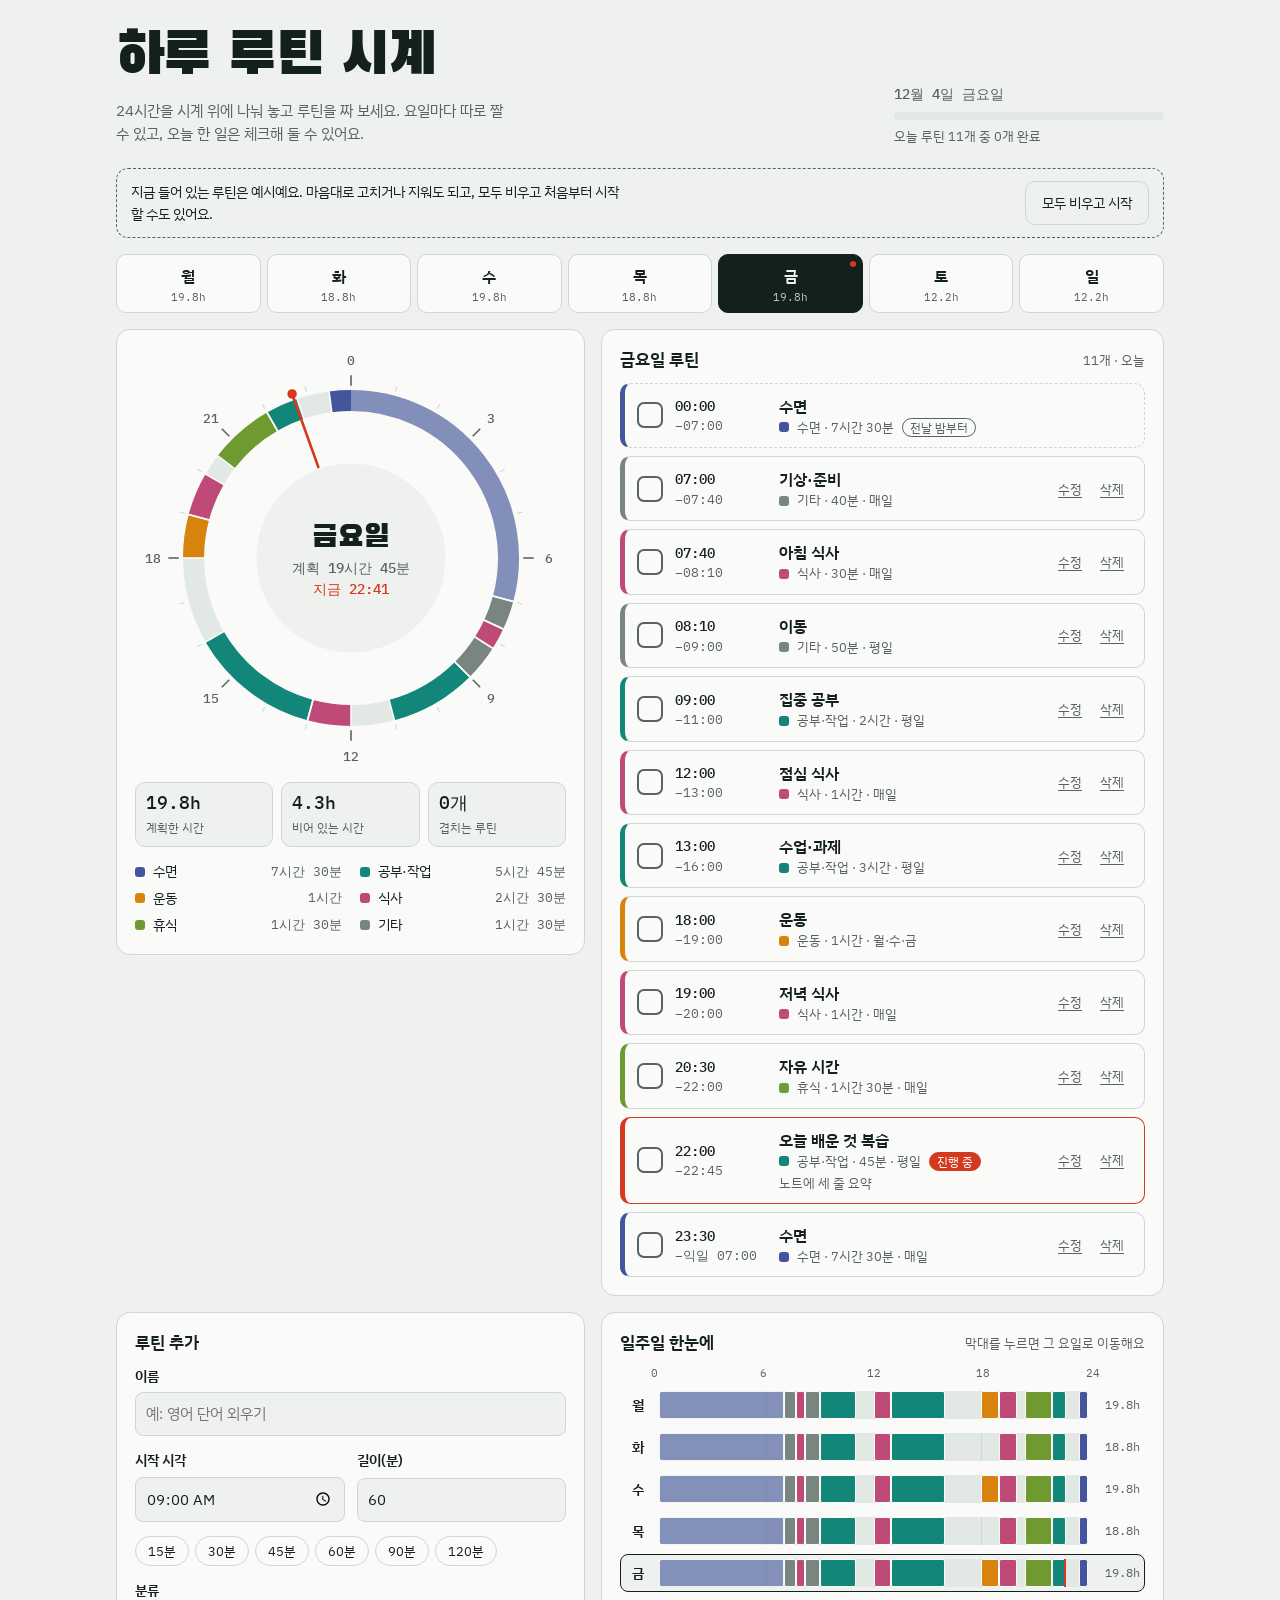
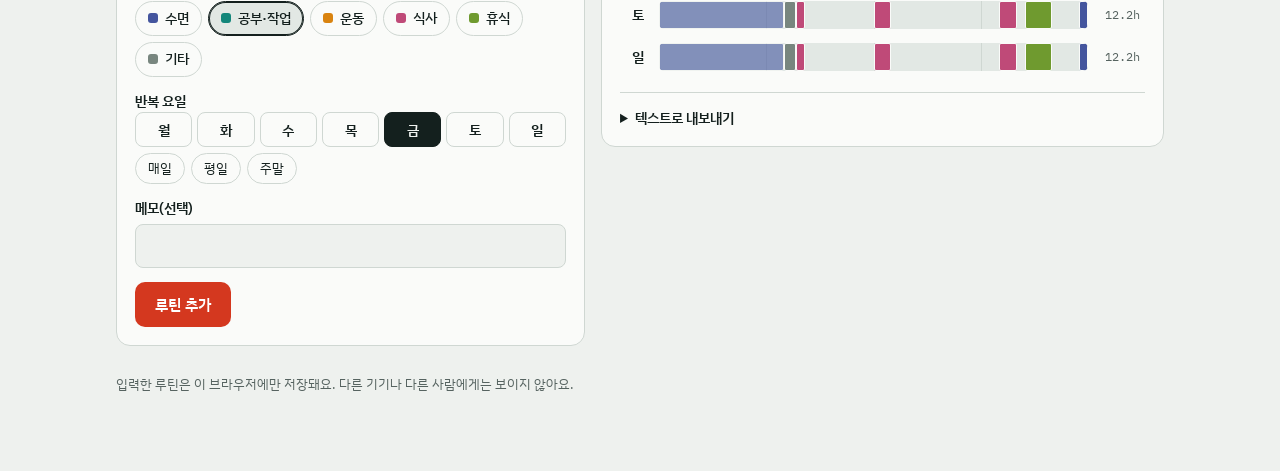
<file: routine-clock/index.html>
<!DOCTYPE html>
<html lang="ko">
<head>
<meta charset="utf-8">
<meta name="viewport" content="width=device-width, initial-scale=1">
<title>하루 루틴 시계</title>
<link rel="preconnect" href="https://fonts.googleapis.com">
<link rel="preconnect" href="https://fonts.gstatic.com" crossorigin>
<link href="https://fonts.googleapis.com/css2?family=Black+Han+Sans&amp;family=IBM+Plex+Mono:wght@400;500&amp;family=IBM+Plex+Sans+KR:wght@400;500;600&amp;display=swap" rel="stylesheet">
<style>
/* 레이아웃: 요일 선택 줄 → 좌측 24시간 시계 / 우측 그날의 루틴 목록 → 하단 입력 폼 / 주간 막대 */
:root{
  --bg:#eef1ee; --surface:#fafbf9; --soft:#e2e8e4;
  --ink:#14201e; --muted:#566360; --line:#cfd7d2;
  --accent:#d4381f; --accent-ink:#ffffff;
  --c-sleep:#44559e; --c-study:#13867a; --c-move:#d9830f;
  --c-meal:#bf4a78; --c-rest:#6f9a2f; --c-etc:#78867f;
  --f-display:'Black Han Sans','Noto Sans KR','Apple SD Gothic Neo','Malgun Gothic',sans-serif;
  --f-body:'IBM Plex Sans KR','Noto Sans KR','Apple SD Gothic Neo','Malgun Gothic',system-ui,sans-serif;
  --f-mono:'IBM Plex Mono',ui-monospace,Menlo,Consolas,monospace;
  color-scheme:light;
}
@media (prefers-color-scheme:dark){
  :root:not([data-theme="light"]){
    --bg:#101615; --surface:#182120; --soft:#25312f;
    --ink:#e8eeec; --muted:#9aa9a5; --line:#2f3d3a;
    --accent:#ff6a4d; --accent-ink:#1a0c08;
    --c-sleep:#8c9df0; --c-study:#3fc2b1; --c-move:#f2a93b;
    --c-meal:#e8809f; --c-rest:#a3cc66; --c-etc:#9aa7a2;
    color-scheme:dark;
  }
}
:root[data-theme="dark"]{
  --bg:#101615; --surface:#182120; --soft:#25312f;
  --ink:#e8eeec; --muted:#9aa9a5; --line:#2f3d3a;
  --accent:#ff6a4d; --accent-ink:#1a0c08;
  --c-sleep:#8c9df0; --c-study:#3fc2b1; --c-move:#f2a93b;
  --c-meal:#e8809f; --c-rest:#a3cc66; --c-etc:#9aa7a2;
  color-scheme:dark;
}

*{box-sizing:border-box}
html{-webkit-text-size-adjust:100%}
body{margin:0;background:var(--bg);color:var(--ink);font:400 15px/1.55 var(--f-body)}
[hidden]{display:none !important}
.page{max-width:1080px;margin:0 auto;padding:28px 16px 64px}
.sr-only{position:absolute;width:1px;height:1px;overflow:hidden;clip:rect(0 0 0 0);white-space:nowrap}
button{font:inherit;color:inherit;cursor:pointer}
:focus-visible{outline:2px solid var(--accent);outline-offset:2px}
h1{font:400 clamp(36px,7vw,58px)/1.02 var(--f-display);margin:0;letter-spacing:-.01em;text-wrap:balance}
h2{font:600 17px/1.3 var(--f-body);margin:0;text-wrap:balance}

.top{display:flex;flex-wrap:wrap;gap:18px 40px;justify-content:space-between;align-items:flex-end;margin-bottom:22px}
.lede{margin:12px 0 0;color:var(--muted);max-width:44ch}
.today{width:min(100%,270px)}
.today-date{font:500 14px var(--f-mono);color:var(--muted);margin-bottom:8px}
.prog-bar{height:8px;border-radius:99px;background:var(--soft);overflow:hidden}
.prog-bar span{display:block;height:100%;width:0;background:var(--accent);border-radius:99px;transition:width .3s}
.prog-text{margin-top:6px;font-size:13px;color:var(--muted)}

.banner{display:flex;flex-wrap:wrap;gap:10px 16px;align-items:center;justify-content:space-between;
  border:1px dashed var(--muted);border-radius:12px;padding:12px 14px;margin-bottom:16px;font-size:14px}
.banner p{margin:0;max-width:62ch}

.days{display:grid;grid-template-columns:repeat(7,minmax(0,1fr));gap:6px;margin-bottom:16px}
.day{position:relative;display:flex;flex-direction:column;align-items:center;gap:2px;padding:9px 2px 8px;
  border:1px solid var(--line);background:var(--surface);border-radius:10px}
.day .d-name{font-weight:600;font-size:16px}
.day .d-hrs{font:400 11px var(--f-mono);color:var(--muted)}
.day[aria-pressed="true"]{background:var(--ink);border-color:var(--ink);color:var(--bg)}
.day[aria-pressed="true"] .d-hrs{color:var(--bg);opacity:.78}
.day.is-today::after{content:"";position:absolute;top:6px;right:6px;width:6px;height:6px;border-radius:50%;background:var(--accent)}

.grid{display:grid;gap:16px;grid-template-columns:minmax(0,1fr);
  grid-template-areas:"dial" "list" "form" "week"}
@media (min-width:900px){
  .grid{grid-template-columns:minmax(0,5fr) minmax(0,6fr);grid-template-areas:"dial list" "form week";align-items:start}
}
.dial-card{grid-area:dial}.list-card{grid-area:list}.form-card{grid-area:form}.week-card{grid-area:week}
.card{background:var(--surface);border:1px solid var(--line);border-radius:14px;padding:18px;min-width:0}
.card-head{display:flex;flex-wrap:wrap;justify-content:space-between;align-items:baseline;gap:4px 12px;margin-bottom:12px}
.sub{font-size:13px;color:var(--muted)}

/* 시계 */
.dial{width:100%;max-width:420px;height:auto;display:block;margin:0 auto}
.d-core{fill:var(--bg)}
.d-track{fill:none;stroke:var(--soft);stroke-width:20}
.tick{stroke:var(--line);stroke-width:1}
.tick.big{stroke:var(--muted);stroke-width:1.5}
.d-lab{font:500 12px var(--f-mono);fill:var(--muted)}
.seg{fill:none;stroke-width:20;cursor:pointer;transition:opacity .2s}
.seg.spill{opacity:.6}
.seg.on{stroke-width:24}
.dial.has-active .seg:not(.on){opacity:.28}
.sep{stroke:var(--surface);stroke-width:1.5;pointer-events:none}
.d-day{font:400 30px var(--f-display);fill:var(--ink)}
.d-sub{font:500 13px var(--f-mono);fill:var(--muted)}
.d-now{font:500 13px var(--f-mono);fill:var(--accent)}
.hand{stroke:var(--accent);stroke-width:2.5;stroke-linecap:round;pointer-events:none}
.hand-dot{fill:var(--accent);pointer-events:none}
.c-sleep{--cc:var(--c-sleep)}.c-study{--cc:var(--c-study)}.c-move{--cc:var(--c-move)}
.c-meal{--cc:var(--c-meal)}.c-rest{--cc:var(--c-rest)}.c-etc{--cc:var(--c-etc)}
.seg.c-sleep,.seg.c-study,.seg.c-move,.seg.c-meal,.seg.c-rest,.seg.c-etc{stroke:var(--cc)}

.stats{display:grid;grid-template-columns:repeat(3,minmax(0,1fr));gap:8px;margin:14px 0}
.stat{border:1px solid var(--line);border-radius:10px;padding:8px 10px;background:var(--bg)}
.stat b{display:block;font:500 18px/1.3 var(--f-mono)}
.stat span{font-size:12px;color:var(--muted)}
.stat.warn{border-color:var(--accent)}
.stat.warn b{color:var(--accent)}
.legend{list-style:none;margin:0;padding:0;display:grid;grid-template-columns:repeat(2,minmax(0,1fr));gap:6px 18px;font-size:13.5px}
.legend li{display:flex;align-items:center;gap:8px;min-width:0}
.legend .t{margin-left:auto;font:400 12.5px var(--f-mono);color:var(--muted);white-space:nowrap}
.dot{display:inline-block;width:10px;height:10px;border-radius:3px;background:var(--cc,var(--c-etc));flex:none}

/* 목록 */
.rows{list-style:none;margin:0;padding:0;display:grid;gap:8px}
.row{display:grid;grid-template-columns:26px 92px minmax(0,1fr) auto;grid-template-areas:"chk time body acts";
  gap:4px 12px;align-items:center;padding:10px 12px;border:1px solid var(--line);border-left:5px solid var(--cc,var(--c-etc));
  border-radius:10px;background:var(--surface)}
.row.no-chk{grid-template-columns:92px minmax(0,1fr) auto;grid-template-areas:"time body acts"}
.row.is-active{background:var(--soft)}
.row.is-now{border-color:var(--accent);border-left-color:var(--accent)}
.row.is-spill{background:transparent;border-style:dashed;border-left-style:solid}
.row.is-done .name{text-decoration:line-through;color:var(--muted)}
.chk{grid-area:chk;position:relative;width:26px;height:26px;display:block}
.chk input{position:absolute;inset:0;width:100%;height:100%;margin:0;opacity:0;cursor:pointer}
.chk span{position:absolute;inset:0;border:2px solid var(--muted);border-radius:7px;background:var(--surface);pointer-events:none}
.chk input:checked+span{background:var(--accent);border-color:var(--accent)}
.chk input:checked+span::after{content:"";position:absolute;left:7px;top:2px;width:6px;height:12px;border:solid var(--accent-ink);border-width:0 2.5px 2.5px 0;transform:rotate(45deg)}
.chk input:focus-visible+span{outline:2px solid var(--accent);outline-offset:2px}
.time{grid-area:time;font:400 12.5px/1.45 var(--f-mono);color:var(--muted)}
.time b{display:block;font-weight:500;color:var(--ink);font-size:14px}
.rbody{grid-area:body;min-width:0}
.name{display:block;background:none;border:0;padding:0;text-align:left;font-weight:600;font-size:15.5px;overflow-wrap:anywhere}
.meta{display:flex;flex-wrap:wrap;align-items:center;gap:2px 8px;font-size:12.5px;color:var(--muted)}
.note{font-size:13px;color:var(--muted);margin-top:2px;overflow-wrap:anywhere}
.tag{font-size:11.5px;line-height:1.5;padding:0 7px;border-radius:99px;border:1px solid currentColor;white-space:nowrap}
.tag.warn{color:var(--accent)}
.tag.now{background:var(--accent);border-color:var(--accent);color:var(--accent-ink)}
.acts{grid-area:acts;display:flex;gap:2px}
.link{background:none;border:0;padding:6px 8px;border-radius:8px;font-size:13px;color:var(--muted);text-decoration:underline;text-underline-offset:3px}
.link:hover{color:var(--ink)}
.empty{border:1px dashed var(--line);border-radius:10px;padding:22px 16px;text-align:center;color:var(--muted)}
.empty p{margin:0 0 10px}
@media (max-width:560px){
  .row{grid-template-columns:26px minmax(0,1fr);grid-template-areas:"chk time" ". body" ". acts"}
  .row.no-chk{grid-template-columns:minmax(0,1fr);grid-template-areas:"time" "body" "acts"}
  .acts{margin-left:-8px}
}

/* 폼 */
.field{display:grid;gap:6px;margin:0 0 14px;border:0;padding:0;min-width:0}
label,legend{font-weight:600;font-size:13.5px;padding:0}
input[type=text],input[type=time],input[type=number]{font:inherit;color:inherit;background:var(--bg);border:1px solid var(--line);
  border-radius:8px;padding:9px 10px;width:100%;min-width:0;min-height:42px}
.two{display:grid;grid-template-columns:minmax(0,1fr) minmax(0,1fr);gap:12px}
.chips{display:flex;flex-wrap:wrap;gap:6px}
.chip{border:1px solid var(--line);background:var(--surface);border-radius:99px;padding:5px 12px;font-size:13px;line-height:1.4}
.chip[aria-pressed="true"]{background:var(--ink);border-color:var(--ink);color:var(--bg)}
.dchips{display:grid;grid-template-columns:repeat(7,minmax(0,1fr));gap:5px}
.dchips .chip{padding:7px 0;text-align:center;border-radius:8px;font-weight:600;font-size:14px}
.pill{position:relative;display:inline-flex}
.pill input{position:absolute;opacity:0;inset:0;width:100%;height:100%;margin:0;cursor:pointer}
.pill span{display:inline-flex;align-items:center;gap:7px;padding:6px 12px;border:1px solid var(--line);border-radius:99px;
  font-size:13.5px;font-weight:500;background:var(--surface)}
.pill input:checked+span{border-color:var(--ink);box-shadow:inset 0 0 0 1px var(--ink);background:var(--soft)}
.pill input:focus-visible+span{outline:2px solid var(--accent);outline-offset:2px}
.err{margin:0 0 12px;color:var(--accent);font-size:13.5px;font-weight:500}
.btns{display:flex;flex-wrap:wrap;gap:8px}
.primary{background:var(--accent);color:var(--accent-ink);border:0;border-radius:10px;padding:11px 20px;font-weight:600;min-height:44px}
.ghost{background:transparent;border:1px solid var(--line);border-radius:10px;padding:10px 16px;min-height:44px}

/* 주간 */
.wk{display:grid;gap:4px}
.wk-axis,.wk-row{display:grid;grid-template-columns:26px minmax(0,1fr) 44px;gap:8px;align-items:center}
.wk-axis{font:400 11px var(--f-mono);color:var(--muted);margin-bottom:2px}
.wk-axis div{position:relative;height:14px}
.wk-axis i{position:absolute;top:0;font-style:normal;transform:translateX(-50%)}
.wk-row{width:100%;padding:4px;border:1px solid transparent;border-radius:8px;background:none;text-align:left}
.wk-row[aria-pressed="true"]{border-color:var(--ink);background:var(--bg)}
.wk-row .wd{font-weight:600;font-size:14px;text-align:center}
.wk-row .wh{font:400 12px var(--f-mono);color:var(--muted);text-align:right}
.bar{position:relative;display:block;height:28px;border-radius:5px;background:var(--soft);overflow:hidden}
.bar .gl{position:absolute;top:0;bottom:0;width:1px;background:var(--line)}
.bar .sg{position:absolute;background:var(--cc,var(--c-etc));border-radius:2px;border:1px solid var(--surface)}
.bar .sg.spill{opacity:.6}
.bar .nowline{position:absolute;top:0;bottom:0;width:2px;background:var(--accent)}
.export{margin-top:16px;border-top:1px solid var(--line);padding-top:14px}
.export summary{cursor:pointer;font-weight:600;font-size:14px}
.export textarea{width:100%;min-height:150px;margin:10px 0;padding:10px;font:400 13px/1.6 var(--f-mono);color:inherit;
  background:var(--bg);border:1px solid var(--line);border-radius:8px;resize:vertical}
.foot{margin-top:28px;font-size:13px;color:var(--muted)}

.toast{position:fixed;left:50%;bottom:20px;transform:translateX(-50%);display:flex;gap:14px;align-items:center;
  background:var(--ink);color:var(--bg);padding:11px 16px;border-radius:10px;max-width:calc(100vw - 32px);z-index:10;font-size:14px}
.toast button{background:none;border:0;color:inherit;text-decoration:underline;font-weight:600;padding:2px 4px}

@media (prefers-reduced-motion:reduce){*{transition:none !important;scroll-behavior:auto !important}}
</style>
</head>
<body>
<div class="page">
  <header class="top">
    <div>
      <h1>하루 루틴 시계</h1>
      <p class="lede">24시간을 시계 위에 나눠 놓고 루틴을 짜 보세요. 요일마다 따로 짤 수 있고, 오늘 한 일은 체크해 둘 수 있어요.</p>
    </div>
    <div class="today" aria-live="polite">
      <div class="today-date" id="todayDate"></div>
      <div class="prog-bar"><span id="progFill"></span></div>
      <div class="prog-text" id="progText"></div>
    </div>
  </header>

  <div class="banner" id="sampleBanner" hidden>
    <p>지금 들어 있는 루틴은 예시예요. 마음대로 고치거나 지워도 되고, 모두 비우고 처음부터 시작할 수도 있어요.</p>
    <button type="button" class="ghost" id="clearBtn">모두 비우고 시작</button>
  </div>

  <nav class="days" id="dayPicker" aria-label="요일 선택"></nav>

  <main class="grid">
    <section class="card dial-card" aria-labelledby="dialH">
      <h2 class="sr-only" id="dialH">24시간 시계</h2>
      <div id="dialWrap"></div>
      <div class="stats" id="stats"></div>
      <ul class="legend" id="legend"></ul>
    </section>

    <section class="card list-card" aria-labelledby="listTitle">
      <div class="card-head">
        <h2 id="listTitle"></h2>
        <span class="sub" id="listSub"></span>
      </div>
      <ul class="rows" id="rows"></ul>
    </section>

    <section class="card form-card" id="formCard" aria-labelledby="formTitle">
      <form id="routineForm" novalidate>
        <div class="card-head"><h2 id="formTitle">루틴 추가</h2></div>
        <div class="field">
          <label for="fName">이름</label>
          <input id="fName" type="text" maxlength="40" placeholder="예: 영어 단어 외우기" autocomplete="off">
        </div>
        <div class="two">
          <div class="field">
            <label for="fStart">시작 시각</label>
            <input id="fStart" type="time" value="09:00">
          </div>
          <div class="field">
            <label for="fDur">길이(분)</label>
            <input id="fDur" type="number" min="5" max="1440" step="5" value="60" inputmode="numeric">
          </div>
        </div>
        <div class="chips field" id="durChips" aria-label="길이 바로 고르기"></div>
        <fieldset class="field">
          <legend>분류</legend>
          <div class="chips" id="catPick"></div>
        </fieldset>
        <fieldset class="field">
          <legend>반복 요일</legend>
          <div class="dchips" id="dayChips"></div>
          <div class="chips" id="dayShort"></div>
        </fieldset>
        <div class="field">
          <label for="fNote">메모(선택)</label>
          <input id="fNote" type="text" maxlength="60" autocomplete="off">
        </div>
        <p class="err" id="formErr" role="alert" hidden></p>
        <div class="btns">
          <button type="submit" class="primary" id="fSubmit">루틴 추가</button>
          <button type="button" class="ghost" id="fCancel" hidden>수정 취소</button>
        </div>
      </form>
    </section>

    <section class="card week-card" aria-labelledby="weekH">
      <div class="card-head">
        <h2 id="weekH">일주일 한눈에</h2>
        <span class="sub">막대를 누르면 그 요일로 이동해요</span>
      </div>
      <div class="wk" id="week"></div>
      <details class="export" id="exportBox">
        <summary>텍스트로 내보내기</summary>
        <textarea id="exportText" readonly aria-label="일주일 루틴 텍스트"></textarea>
        <div class="btns">
          <button type="button" class="ghost" id="copyWeek">일주일 전체 복사</button>
          <button type="button" class="ghost" id="copyDay">선택한 요일만 복사</button>
        </div>
      </details>
    </section>
  </main>

  <p class="foot">입력한 루틴은 이 브라우저에만 저장돼요. 다른 기기나 다른 사람에게는 보이지 않아요.</p>
</div>
<div class="toast" id="toast" role="status" aria-live="polite" hidden></div>

<script>
(function(){
'use strict';

var DAYS=['월','화','수','목','금','토','일'];
var DAYFULL=['월요일','화요일','수요일','목요일','금요일','토요일','일요일'];
var CATS=[['sleep','수면'],['study','공부·작업'],['move','운동'],['meal','식사'],['rest','휴식'],['etc','기타']];
var CATNAME={};CATS.forEach(function(c){CATNAME[c[0]]=c[1];});
var LANE_R=[150,126,102];
var STORE='hanaru-routine-clock-v1';
var ALL=[0,1,2,3,4,5,6],WK=[0,1,2,3,4],WE=[5,6];

function $(id){return document.getElementById(id);}
function pad(n){return String(n).padStart(2,'0');}
function hhmm(m){m=((m%1440)+1440)%1440;return pad(Math.floor(m/60))+':'+pad(m%60);}
function endLabel(it){var e=it.start+it.dur;return e>1440?'익일 '+hhmm(e):(e===1440?'24:00':hhmm(e));}
function durLabel(m){var h=Math.floor(m/60),r=m%60;if(!h)return r+'분';return h+'시간'+(r?' '+r+'분':'');}
function hrs(m){return +(m/60).toFixed(1)+'h';}
function esc(s){return String(s).replace(/[&<>"']/g,function(c){return {'&':'&amp;','<':'&lt;','>':'&gt;','"':'&quot;',"'":'&#39;'}[c];});}
function todayIdx(){return (new Date().getDay()+6)%7;}
function dateKey(){var d=new Date();return d.getFullYear()+'-'+pad(d.getMonth()+1)+'-'+pad(d.getDate());}
function nowMin(){var d=new Date();return d.getHours()*60+d.getMinutes();}
function sameDays(a,b){return a.length===b.length&&a.every(function(v,i){return v===b[i];});}
function daysLabel(days){
  var s=days.slice().sort();
  if(s.length===7)return '매일';
  if(sameDays(s,WK))return '평일';
  if(sameDays(s,WE))return '주말';
  return s.map(function(d){return DAYS[d];}).join('·');
}

/* ---------- 데이터 ---------- */
function sampleItems(){
  function t(h,m){return h*60+m;}
  return [
    {id:'s1',name:'기상·준비',start:t(7,0),dur:40,cat:'etc',days:ALL.slice(),note:''},
    {id:'s2',name:'아침 식사',start:t(7,40),dur:30,cat:'meal',days:ALL.slice(),note:''},
    {id:'s3',name:'이동',start:t(8,10),dur:50,cat:'etc',days:WK.slice(),note:''},
    {id:'s4',name:'집중 공부',start:t(9,0),dur:120,cat:'study',days:WK.slice(),note:''},
    {id:'s5',name:'점심 식사',start:t(12,0),dur:60,cat:'meal',days:ALL.slice(),note:''},
    {id:'s6',name:'수업·과제',start:t(13,0),dur:180,cat:'study',days:WK.slice(),note:''},
    {id:'s7',name:'운동',start:t(18,0),dur:60,cat:'move',days:[0,2,4],note:''},
    {id:'s8',name:'저녁 식사',start:t(19,0),dur:60,cat:'meal',days:ALL.slice(),note:''},
    {id:'s9',name:'자유 시간',start:t(20,30),dur:90,cat:'rest',days:ALL.slice(),note:''},
    {id:'s10',name:'오늘 배운 것 복습',start:t(22,0),dur:45,cat:'study',days:WK.slice(),note:'노트에 세 줄 요약'},
    {id:'s11',name:'수면',start:t(23,30),dur:450,cat:'sleep',days:ALL.slice(),note:''}
  ];
}
function validItem(it){
  return it&&typeof it.id==='string'&&typeof it.name==='string'&&Number.isInteger(it.start)&&it.start>=0&&it.start<1440&&
    Number.isInteger(it.dur)&&it.dur>=5&&it.dur<=1440&&CATNAME[it.cat]&&Array.isArray(it.days)&&it.days.length>0;
}
function load(){
  try{
    var raw=localStorage.getItem(STORE);if(!raw)return null;
    var o=JSON.parse(raw);if(!o||!Array.isArray(o.items))return null;
    o.items=o.items.map(function(it){if(it&&Array.isArray(it.days)){it.days=it.days.filter(function(d){return Number.isInteger(d)&&d>=0&&d<=6;});}return it;}).filter(validItem);
    o.items.forEach(function(it){if(typeof it.note!=='string')it.note='';});
    o.done=(o.done&&typeof o.done==='object')?o.done:{};
    o.sample=!!o.sample;
    return o;
  }catch(e){return null;}
}
function save(){
  try{
    var keys=Object.keys(state.done).sort();
    while(keys.length>90){delete state.done[keys.shift()];}
    localStorage.setItem(STORE,JSON.stringify(state));
  }catch(e){}
}

var state=load()||{items:sampleItems(),done:{},sample:true};
var selDay=todayIdx(),activeId=null,editingId=null,daysTouched=false;
var fd=[false,false,false,false,false,false,false];fd[selDay]=true;
var lastKey=dateKey();

/* ---------- 계산 ---------- */
function segmentsFor(d){
  var segs=[],prev=(d+6)%7;
  state.items.forEach(function(it){
    var e=it.start+it.dur;
    if(it.days.indexOf(d)>-1)segs.push({item:it,s:it.start,e:Math.min(e,1440),spill:false});
    if(it.days.indexOf(prev)>-1&&e>1440)segs.push({item:it,s:0,e:Math.min(e-1440,1440),spill:true});
  });
  segs.sort(function(a,b){return a.s-b.s||a.e-b.e;});
  var ends=[];
  segs.forEach(function(sg){
    var l=-1;
    for(var i=0;i<ends.length;i++){if(ends[i]<=sg.s){l=i;break;}}
    if(l<0){l=ends.length;ends.push(0);}
    ends[l]=sg.e;sg.lane=l;
  });
  return segs;
}
function unionMin(segs){
  var a=segs.map(function(x){return [x.s,x.e];}).sort(function(p,q){return p[0]-q[0];});
  var tot=0,cs=-1,ce=-1;
  a.forEach(function(r){
    if(r[0]>ce){if(ce>cs)tot+=ce-cs;cs=r[0];ce=r[1];}
    else ce=Math.max(ce,r[1]);
  });
  if(ce>cs)tot+=ce-cs;
  return tot;
}
function overlapIds(segs){
  var set={};
  for(var i=0;i<segs.length;i++)for(var j=i+1;j<segs.length;j++){
    if(segs[i].s<segs[j].e&&segs[j].s<segs[i].e){set[segs[i].item.id]=true;set[segs[j].item.id]=true;}
  }
  return set;
}
function ownItems(d){
  return state.items.filter(function(it){return it.days.indexOf(d)>-1;}).sort(function(a,b){return a.start-b.start||a.dur-b.dur;});
}

/* ---------- 시계 ---------- */
function pt(r,min){var a=min/1440*2*Math.PI;return [200+r*Math.sin(a),200-r*Math.cos(a)];}
function f2(n){return n.toFixed(2);}
function arcPath(r,s,e){
  var p1=pt(r,s),p2=pt(r,e);
  return 'M'+f2(p1[0])+' '+f2(p1[1])+'A'+r+' '+r+' 0 '+((e-s)>720?1:0)+' 1 '+f2(p2[0])+' '+f2(p2[1]);
}
function renderDial(){
  var segs=segmentsFor(selDay),isToday=selDay===todayIdx();
  var maxLane=0;segs.forEach(function(s){maxLane=Math.max(maxLane,Math.min(s.lane,2));});
  var hasActive=segs.some(function(s){return s.item.id===activeId;});
  var h='<svg class="dial'+(hasActive?' has-active':'')+'" viewBox="0 0 400 400" role="img" aria-label="'+DAYFULL[selDay]+' 24시간 시계">';
  h+='<circle cx="200" cy="200" r="90" class="d-core"/>';
  for(var l=0;l<=maxLane;l++)h+='<circle cx="200" cy="200" r="'+LANE_R[l]+'" class="d-track"/>';
  for(var i=0;i<24;i++){
    var big=i%3===0,a=pt(164,i*60),b=pt(big?174:169,i*60);
    h+='<line class="tick'+(big?' big':'')+'" x1="'+f2(a[0])+'" y1="'+f2(a[1])+'" x2="'+f2(b[0])+'" y2="'+f2(b[1])+'"/>';
    if(big){var p=pt(189,i*60);h+='<text class="d-lab" x="'+f2(p[0])+'" y="'+f2(p[1])+'" text-anchor="middle" dominant-baseline="central">'+i+'</text>';}
  }
  var seps='';
  segs.forEach(function(sg){
    var r=LANE_R[Math.min(sg.lane,2)],it=sg.item,cls='seg c-'+it.cat+(sg.spill?' spill':'')+(it.id===activeId?' on':'');
    var ttl=hhmm(sg.s)+'–'+(sg.e===1440?'24:00':hhmm(sg.e))+' '+esc(it.name)+(sg.spill?' (전날 밤부터 이어짐)':'');
    if(sg.e-sg.s>=1440)h+='<circle cx="200" cy="200" r="'+r+'" class="'+cls+'" data-id="'+it.id+'"><title>'+ttl+'</title></circle>';
    else h+='<path d="'+arcPath(r,sg.s,sg.e)+'" class="'+cls+'" data-id="'+it.id+'"><title>'+ttl+'</title></path>';
    [sg.s,sg.e].forEach(function(m){
      if(m<=0||m>=1440)return;
      var q1=pt(r-11,m),q2=pt(r+11,m);
      seps+='<line class="sep" x1="'+f2(q1[0])+'" y1="'+f2(q1[1])+'" x2="'+f2(q2[0])+'" y2="'+f2(q2[1])+'"/>';
    });
  });
  h+=seps;
  var planned=unionMin(segs);
  h+='<text class="d-day" x="200" y="190" text-anchor="middle">'+DAYFULL[selDay]+'</text>';
  h+='<text class="d-sub" x="200" y="214" text-anchor="middle">계획 '+(planned?durLabel(planned):'없음')+'</text>';
  if(isToday){
    var nm=nowMin(),a1=pt(92,nm),a2=pt(166,nm);
    h+='<line class="hand" x1="'+f2(a1[0])+'" y1="'+f2(a1[1])+'" x2="'+f2(a2[0])+'" y2="'+f2(a2[1])+'"/>';
    h+='<circle class="hand-dot" cx="'+f2(a2[0])+'" cy="'+f2(a2[1])+'" r="4.5"/>';
    h+='<text class="d-now" x="200" y="234" text-anchor="middle">지금 '+hhmm(nm)+'</text>';
  }
  h+='</svg>';
  $('dialWrap').innerHTML=h;
}
function renderStats(){
  var segs=segmentsFor(selDay),planned=unionMin(segs),ov=Object.keys(overlapIds(segs)).length;
  $('stats').innerHTML=
    '<div class="stat"><b>'+hrs(planned)+'</b><span>계획한 시간</span></div>'+
    '<div class="stat"><b>'+hrs(1440-planned)+'</b><span>비어 있는 시간</span></div>'+
    '<div class="stat'+(ov?' warn':'')+'"><b>'+ov+'개</b><span>겹치는 루틴</span></div>';
  var sums={};CATS.forEach(function(c){sums[c[0]]=0;});
  segs.forEach(function(sg){sums[sg.item.cat]+=sg.e-sg.s;});
  $('legend').innerHTML=CATS.map(function(c){
    return '<li class="c-'+c[0]+'"><i class="dot"></i>'+c[1]+'<span class="t">'+(sums[c[0]]?durLabel(sums[c[0]]):'—')+'</span></li>';
  }).join('');
}

/* ---------- 목록 ---------- */
function rowHtml(it,o){
  var e=it.start+it.dur,s=o.spill?0:it.start,en=o.spill?e-1440:Math.min(e,1440);
  var endTxt=o.spill?(en===1440?'24:00':hhmm(en)):endLabel(it);
  var cls='row c-'+it.cat+(o.chk?'':' no-chk')+(o.spill?' is-spill':'')+(o.done?' is-done':'')+(it.id===activeId?' is-active':'');
  var h='<li class="'+cls+'" data-id="'+it.id+'" data-s="'+s+'" data-e="'+en+'">';
  if(o.chk)h+='<label class="chk"><input type="checkbox" data-chk="'+it.id+'" aria-label="'+esc(it.name)+' 완료"'+(o.done?' checked':'')+'><span></span></label>';
  h+='<div class="time"><b>'+hhmm(s)+'</b>–'+endTxt+'</div>';
  h+='<div class="rbody"><button type="button" class="name" data-act="'+it.id+'">'+esc(it.name)+'</button>';
  h+='<div class="meta"><i class="dot"></i><span>'+CATNAME[it.cat]+' · '+durLabel(it.dur)+(o.spill?'':' · '+daysLabel(it.days))+'</span>';
  if(o.spill)h+='<span class="tag">전날 밤부터</span>';
  if(o.ov)h+='<span class="tag warn">시간 겹침</span>';
  h+='<span class="tag now" data-nowtag hidden>진행 중</span></div>';
  if(it.note)h+='<div class="note">'+esc(it.note)+'</div>';
  h+='</div>';
  if(!o.spill)h+='<div class="acts"><button type="button" class="link" data-edit="'+it.id+'">수정</button><button type="button" class="link" data-del="'+it.id+'">삭제</button></div>';
  return h+'</li>';
}
function renderList(){
  var d=selDay,isToday=d===todayIdx(),done=state.done[dateKey()]||[];
  var segs=segmentsFor(d),ov=overlapIds(segs),prev=(d+6)%7;
  var own=ownItems(d);
  var spills=state.items.filter(function(it){return it.days.indexOf(prev)>-1&&it.start+it.dur>1440;});
  $('listTitle').textContent=DAYFULL[d]+' 루틴';
  $('listSub').textContent=(own.length?own.length+'개':'등록된 루틴 없음')+(isToday?' · 오늘':'');
  var h='';
  spills.forEach(function(it){h+=rowHtml(it,{spill:true,ov:ov[it.id],chk:isToday});});
  own.forEach(function(it){h+=rowHtml(it,{chk:isToday,done:done.indexOf(it.id)>-1,ov:ov[it.id]});});
  if(!own.length&&!spills.length){
    h='<li class="empty"><p>이 요일에는 루틴이 없어요. 아래 폼에서 추가해 보세요.</p><button type="button" class="ghost" data-sample>예시 루틴 불러오기</button></li>';
  }
  $('rows').innerHTML=h;
  markNow();
}
function markNow(){
  var isToday=selDay===todayIdx(),nm=nowMin();
  var lis=$('rows').querySelectorAll('li[data-s]');
  for(var i=0;i<lis.length;i++){
    var li=lis[i],on=isToday&&nm>=+li.dataset.s&&nm<+li.dataset.e;
    li.classList.toggle('is-now',on);
    var tag=li.querySelector('[data-nowtag]');if(tag)tag.hidden=!on;
  }
}

/* ---------- 요일 선택 · 주간 ---------- */
function buildPicker(){
  var t=todayIdx(),h='';
  for(var d=0;d<7;d++){
    h+='<button type="button" class="day'+(d===t?' is-today':'')+'" data-day="'+d+'" aria-pressed="false">'+
      '<span class="d-name">'+DAYS[d]+(d===t?'<span class="sr-only"> (오늘)</span>':'')+'</span><span class="d-hrs"></span></button>';
  }
  $('dayPicker').innerHTML=h;
}
function updatePicker(){
  var btns=$('dayPicker').querySelectorAll('.day');
  for(var d=0;d<btns.length;d++){
    var u=unionMin(segmentsFor(d));
    btns[d].setAttribute('aria-pressed',d===selDay?'true':'false');
    btns[d].querySelector('.d-hrs').textContent=u?hrs(u):'—';
  }
}
function renderWeek(){
  var t=todayIdx(),nm=nowMin();
  var h='<div class="wk-axis"><span></span><div>'+[0,6,12,18,24].map(function(x){return '<i style="left:'+(x/24*100)+'%">'+x+'</i>';}).join('')+'</div><span></span></div>';
  for(var d=0;d<7;d++){
    var segs=segmentsFor(d),n=1;segs.forEach(function(s){n=Math.max(n,Math.min(s.lane+1,3));});
    h+='<button type="button" class="wk-row" data-wday="'+d+'" aria-pressed="'+(d===selDay)+'"><span class="wd">'+DAYS[d]+'</span><span class="bar">';
    [25,50,75].forEach(function(p){h+='<i class="gl" style="left:'+p+'%"></i>';});
    segs.forEach(function(sg){
      var ln=Math.min(sg.lane,n-1);
      h+='<i class="sg c-'+sg.item.cat+(sg.spill?' spill':'')+'" title="'+hhmm(sg.s)+'–'+(sg.e===1440?'24:00':hhmm(sg.e))+' '+esc(sg.item.name)+'" style="left:'+(sg.s/14.4)+'%;width:'+((sg.e-sg.s)/14.4)+'%;top:'+(ln*100/n)+'%;height:'+(100/n)+'%"></i>';
    });
    if(d===t)h+='<i class="nowline" style="left:'+(nm/14.4)+'%"></i>';
    var u=unionMin(segs);
    h+='</span><span class="wh">'+(u?hrs(u):'—')+'</span></button>';
  }
  $('week').innerHTML=h;
}

/* ---------- 상단 · 배너 · 내보내기 ---------- */
function renderTop(){
  var d=new Date();
  $('todayDate').textContent=d.toLocaleDateString('ko-KR',{month:'long',day:'numeric',weekday:'long'});
  var own=ownItems(todayIdx()),done=state.done[dateKey()]||[];
  var k=own.filter(function(it){return done.indexOf(it.id)>-1;}).length;
  $('progFill').style.width=(own.length?k/own.length*100:0)+'%';
  $('progText').textContent=own.length?('오늘 루틴 '+own.length+'개 중 '+k+'개 완료'):'오늘 등록된 루틴이 없어요';
}
function renderBanner(){$('sampleBanner').hidden=!state.sample;}
function dayText(d){
  var own=ownItems(d);
  if(!own.length)return ['  (루틴 없음)'];
  return own.map(function(it){
    return '  '+hhmm(it.start)+'–'+endLabel(it)+'  '+it.name+' ('+CATNAME[it.cat]+', '+durLabel(it.dur)+')'+(it.note?' - '+it.note:'');
  });
}
function weekText(){
  var out=[];
  for(var d=0;d<7;d++){out.push('['+DAYFULL[d]+']');out=out.concat(dayText(d));out.push('');}
  return out.join('\n').trim();
}
function renderAll(){
  updatePicker();renderDial();renderStats();renderList();renderWeek();renderTop();renderBanner();
  $('exportText').value=weekText();
}

/* ---------- 토스트 · 되돌리기 ---------- */
var toastTimer;
function hideToast(){$('toast').hidden=true;}
function toast(msg,label,fn){
  var el=$('toast');el.textContent='';
  var s=document.createElement('span');s.textContent=msg;el.appendChild(s);
  if(label){var b=document.createElement('button');b.type='button';b.textContent=label;b.onclick=function(){fn();hideToast();};el.appendChild(b);}
  el.hidden=false;clearTimeout(toastTimer);toastTimer=setTimeout(hideToast,6000);
}
function mutate(fn,msg){
  var snap=JSON.stringify(state);
  fn();state.sample=false;save();renderAll();
  toast(msg,'되돌리기',function(){state=JSON.parse(snap);save();renderAll();});
}

/* ---------- 폼 ---------- */
function buildForm(){
  $('durChips').innerHTML=[15,30,45,60,90,120].map(function(m){return '<button type="button" class="chip" data-dur="'+m+'">'+m+'분</button>';}).join('');
  $('catPick').innerHTML=CATS.map(function(c,i){
    return '<label class="pill c-'+c[0]+'"><input type="radio" name="fCat" value="'+c[0]+'"'+(i===1?' checked':'')+'><span><i class="dot"></i>'+c[1]+'</span></label>';
  }).join('');
  $('dayChips').innerHTML=DAYS.map(function(n,i){return '<button type="button" class="chip" data-fday="'+i+'" aria-pressed="false" aria-label="'+DAYFULL[i]+'">'+n+'</button>';}).join('');
  $('dayShort').innerHTML='<button type="button" class="chip" data-short="all">매일</button><button type="button" class="chip" data-short="wk">평일</button><button type="button" class="chip" data-short="we">주말</button>';
}
function updateDayChips(){
  var bs=$('dayChips').querySelectorAll('.chip');
  for(var i=0;i<bs.length;i++)bs[i].setAttribute('aria-pressed',fd[i]?'true':'false');
}
function resetForm(){
  editingId=null;daysTouched=false;
  $('fName').value='';$('fStart').value='09:00';$('fDur').value=60;$('fNote').value='';
  document.querySelector('input[name="fCat"][value="study"]').checked=true;
  fd=[false,false,false,false,false,false,false];fd[selDay]=true;updateDayChips();
  $('formTitle').textContent='루틴 추가';$('fSubmit').textContent='루틴 추가';$('fCancel').hidden=true;
  $('formErr').hidden=true;
}
function showErr(msg,focusEl){var e=$('formErr');e.textContent=msg;e.hidden=false;if(focusEl)focusEl.focus();}
function startEdit(id){
  var it=state.items.filter(function(x){return x.id===id;})[0];if(!it)return;
  editingId=id;daysTouched=true;
  $('fName').value=it.name;$('fStart').value=hhmm(it.start);$('fDur').value=it.dur;$('fNote').value=it.note||'';
  document.querySelector('input[name="fCat"][value="'+it.cat+'"]').checked=true;
  fd=[false,false,false,false,false,false,false];it.days.forEach(function(d){fd[d]=true;});updateDayChips();
  $('formTitle').textContent='루틴 수정';$('fSubmit').textContent='수정 저장';$('fCancel').hidden=false;$('formErr').hidden=true;
  var reduce=window.matchMedia&&window.matchMedia('(prefers-reduced-motion: reduce)').matches;
  $('formCard').scrollIntoView({behavior:reduce?'auto':'smooth',block:'start'});
  $('fName').focus({preventScroll:true});
}
function submitForm(ev){
  ev.preventDefault();
  var name=$('fName').value.trim();
  if(!name){showErr('루틴 이름을 입력하세요.',$('fName'));return;}
  var tv=$('fStart').value;
  if(!/^\d{1,2}:\d{2}$/.test(tv)){showErr('시작 시각을 입력하세요.',$('fStart'));return;}
  var tp=tv.split(':'),start=(+tp[0])*60+(+tp[1]);
  var dur=Number($('fDur').value);
  if(!Number.isInteger(dur)||dur<5||dur>1440){showErr('길이는 5분에서 1440분 사이의 정수로 입력하세요.',$('fDur'));return;}
  var days=[];fd.forEach(function(v,i){if(v)days.push(i);});
  if(!days.length){showErr('반복할 요일을 하나 이상 고르세요.',null);return;}
  var cat=document.querySelector('input[name="fCat"]:checked').value;
  var note=$('fNote').value.trim();
  var wasEdit=editingId;
  mutate(function(){
    if(wasEdit){
      state.items.forEach(function(it){if(it.id===wasEdit){it.name=name;it.start=start;it.dur=dur;it.cat=cat;it.days=days;it.note=note;}});
    }else{
      state.items.push({id:'u'+Date.now().toString(36)+Math.random().toString(36).slice(2,6),name:name,start:start,dur:dur,cat:cat,days:days,note:note});
    }
  },wasEdit?'수정했어요':(daysLabel(days)+'에 추가했어요'));
  resetForm();
}

/* ---------- 동작 ---------- */
function selectDay(d){
  selDay=d;activeId=null;
  if(!editingId&&!daysTouched){fd=[false,false,false,false,false,false,false];fd[d]=true;updateDayChips();}
  renderAll();
}
function setActive(id){
  activeId=(activeId===id)?null:id;
  renderDial();
  var lis=$('rows').querySelectorAll('li[data-id]');
  for(var i=0;i<lis.length;i++)lis[i].classList.toggle('is-active',lis[i].dataset.id===activeId);
}
function loadSample(){
  mutate(function(){state.items=sampleItems();},'예시 루틴을 불러왔어요');
  state.sample=true;save();renderBanner();
}
function copyText(txt){
  var ta=$('exportText');ta.value=txt;
  function fallback(){$('exportBox').open=true;ta.focus();ta.select();toast('자동 복사가 막혀 있어요. 선택된 글을 직접 복사하세요.');}
  try{
    if(navigator.clipboard&&navigator.clipboard.writeText){
      navigator.clipboard.writeText(txt).then(function(){toast('복사했어요');},fallback);
    }else fallback();
  }catch(e){fallback();}
}
function tick(){
  if(dateKey()!==lastKey){lastKey=dateKey();renderAll();return;}
  if(selDay===todayIdx()){renderDial();markNow();}
  renderTop();
}

document.addEventListener('click',function(ev){
  var t=ev.target;if(!t.closest)return;
  var el;
  if((el=t.closest('[data-day]')))return selectDay(+el.dataset.day);
  if((el=t.closest('[data-wday]')))return selectDay(+el.dataset.wday);
  if((el=t.closest('[data-edit]')))return startEdit(el.dataset.edit);
  if((el=t.closest('[data-del]'))){
    var id=el.dataset.del;
    return mutate(function(){state.items=state.items.filter(function(it){return it.id!==id;});if(activeId===id)activeId=null;},'삭제했어요');
  }
  if((el=t.closest('[data-act]')))return setActive(el.dataset.act);
  if((el=t.closest('.seg[data-id]')))return setActive(el.getAttribute('data-id'));
  if(t.closest('[data-sample]'))return loadSample();
  if((el=t.closest('[data-dur]'))){$('fDur').value=el.dataset.dur;return;}
  if((el=t.closest('[data-fday]'))){var i=+el.dataset.fday;fd[i]=!fd[i];daysTouched=true;return updateDayChips();}
  if((el=t.closest('[data-short]'))){
    var k=el.dataset.short;daysTouched=true;
    fd=[0,1,2,3,4,5,6].map(function(i){return k==='all'||(k==='wk'&&i<5)||(k==='we'&&i>=5);});
    return updateDayChips();
  }
});
$('rows').addEventListener('change',function(ev){
  var t=ev.target;if(!t.dataset||!t.dataset.chk)return;
  var key=dateKey(),arr=state.done[key]||[],id=t.dataset.chk,i=arr.indexOf(id);
  if(t.checked&&i<0)arr.push(id);
  if(!t.checked&&i>-1)arr.splice(i,1);
  state.done[key]=arr;save();
  var li=t.closest('li');if(li)li.classList.toggle('is-done',t.checked);
  renderTop();
});
$('routineForm').addEventListener('submit',submitForm);
$('fCancel').addEventListener('click',resetForm);
$('clearBtn').addEventListener('click',function(){mutate(function(){state.items=[];state.done={};activeId=null;},'모두 비웠어요');});
$('copyWeek').addEventListener('click',function(){copyText(weekText());});
$('copyDay').addEventListener('click',function(){copyText(DAYFULL[selDay]+' 루틴\n'+dayText(selDay).join('\n'));});

buildPicker();buildForm();resetForm();renderAll();
setInterval(tick,30000);
})();
</script>
</body>
</html>
</file>
